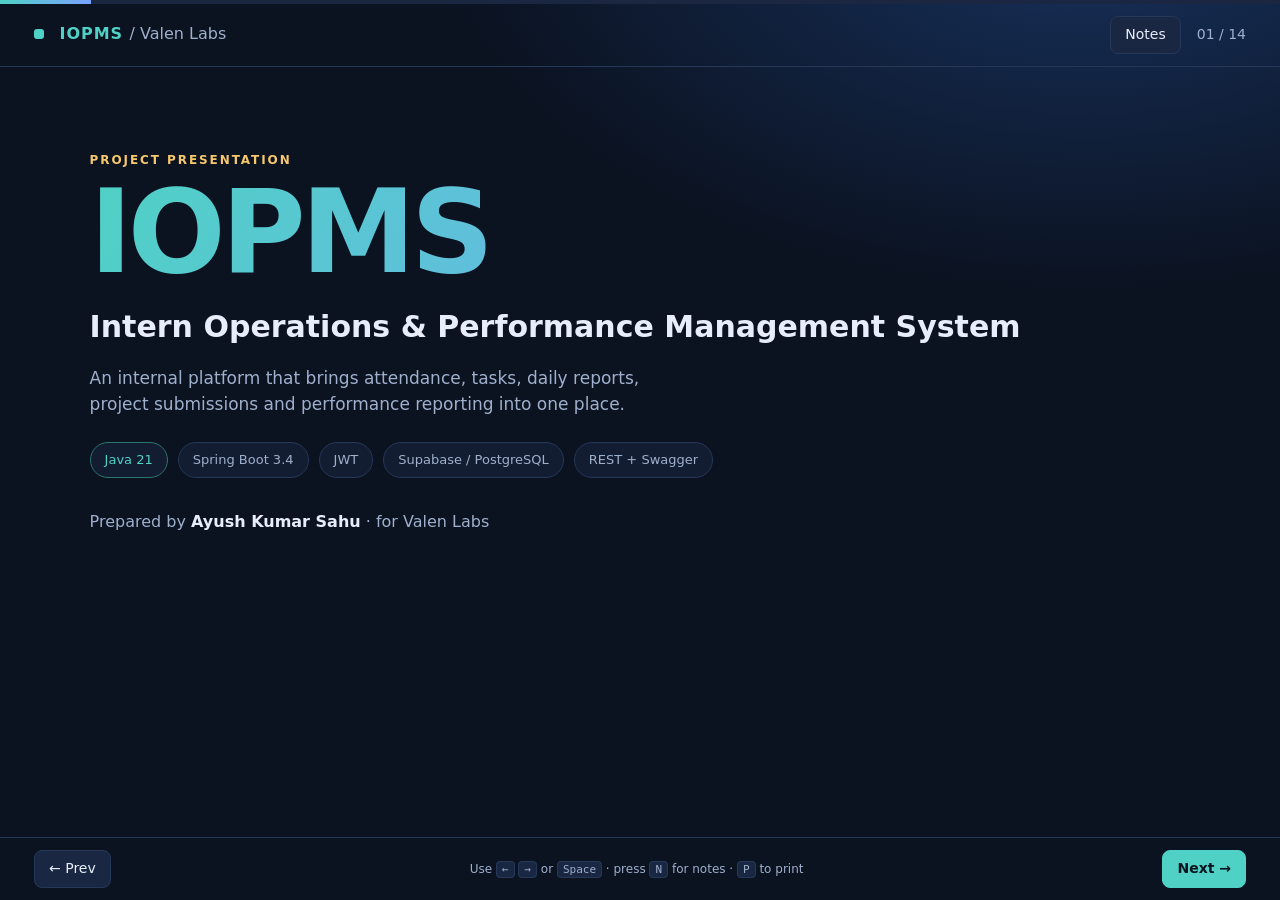
<file: presentation/index.html>
<!DOCTYPE html>
<html lang="en">
<head>
  <meta charset="UTF-8">
  <meta name="viewport" content="width=device-width, initial-scale=1.0">
  <title>IOPMS — Project Presentation</title>
  <link rel="stylesheet" href="style.css">
</head>
<body>
  <div class="progress"><div class="progress-bar" id="progressBar"></div></div>

  <header class="topbar">
    <div class="brand"><span class="brand-mark"></span> IOPMS <span class="brand-sub">/ Valen Labs</span></div>
    <div class="topbar-right">
      <button class="icon-btn" id="notesBtn" title="Toggle speaker notes (N)">Notes</button>
      <span class="counter" id="counter">01 / 14</span>
    </div>
  </header>

  <main class="deck" id="deck">

    <!-- 1 — Cover -->
    <section class="slide active">
      <div class="cover">
        <p class="eyebrow">PROJECT PRESENTATION</p>
        <h1>IOPMS</h1>
        <p class="tagline">Intern Operations &amp; Performance Management System</p>
        <p class="cover-sub">An internal platform that brings attendance, tasks, daily reports,<br>project submissions and performance reporting into one place.</p>
        <div class="cover-chips">
          <span class="chip">Java 21</span><span class="chip">Spring Boot 3.4</span><span class="chip">JWT</span>
          <span class="chip">Supabase / PostgreSQL</span><span class="chip">REST + Swagger</span>
        </div>
        <p class="cover-by">Prepared by <strong>Ayush Kumar Sahu</strong> · for Valen Labs</p>
      </div>
      <aside class="notes"><strong>Opening:</strong> "IOPMS replaces scattered spreadsheets and DMs with one system of record for intern operations. Two roles — admin and intern — with strict rules around attendance and feedback."</aside>
    </section>

    <!-- 2 — Problem -->
    <section class="slide">
      <p class="eyebrow">01 · WHY BUILD IT</p>
      <h2>The problem</h2>
      <div class="grid-2">
        <div class="card"><div class="card-icon">✗</div><h3>Scattered records</h3><p>Attendance in spreadsheets, tasks in chats, reports in email — no single source of truth.</p></div>
        <div class="card"><div class="card-icon">✗</div><h3>Untrusted working hours</h3><p>Manual hour entries can be wrong or disputed; there is no reliable audit trail.</p></div>
        <div class="card"><div class="card-icon">✗</div><h3>No structured feedback</h3><p>Report reviews and deliverable comments are informal and easy to lose.</p></div>
        <div class="card"><div class="card-icon">✗</div><h3>No consolidated view</h3><p>An admin needs one click to see an intern's whole month before evaluation.</p></div>
      </div>
      <div class="callout"><span class="callout-label">GOAL</span> One internal web app: interns self-manage their work, admins track and evaluate it — with rules enforced by the server, not by trust.</div>
      <aside class="notes"><strong>Talking point:</strong> Each pain point maps directly to a module. Emphasise "server-enforced rules" — that's the engineering theme of the project.</aside>
    </section>

    <!-- 3 — Scope -->
    <section class="slide">
      <p class="eyebrow">02 · SCOPE</p>
      <h2>Seven modules, two personas</h2>
      <div class="grid-3 compact">
        <div class="card mini"><span class="tag">A</span><h3>Auth &amp; users</h3><p>Login, roles, intern CRUD, profile</p></div>
        <div class="card mini"><span class="tag">B</span><h3>Attendance</h3><p>Sessions, hours, corrections, audit</p></div>
        <div class="card mini"><span class="tag">C</span><h3>Tasks</h3><p>Assignment, progress, remarks</p></div>
        <div class="card mini"><span class="tag">D</span><h3>Daily reports</h3><p>One per day, review workflow</p></div>
        <div class="card mini"><span class="tag">E</span><h3>Projects</h3><p>Deliverables with version history</p></div>
        <div class="card mini"><span class="tag">F</span><h3>Dashboard</h3><p>Live team counters</p></div>
        <div class="card mini"><span class="tag">G</span><h3>Intern report</h3><p>360° view + CSV export</p></div>
        <div class="card mini highlight"><h3>Admin</h3><p>Manages everything, reviews and reports</p></div>
        <div class="card mini highlight"><h3>Intern</h3><p>Self-service work portal, reads feedback</p></div>
      </div>
      <aside class="notes">Modules A–G came from the assessment brief. The two personas are served by separate UIs but the same backend and JWT.</aside>
    </section>

    <!-- 4 — Stack -->
    <section class="slide">
      <p class="eyebrow">03 · TECHNOLOGY CHOICES</p>
      <h2>What is used — and why</h2>
      <table class="why-table">
        <thead><tr><th>Technology</th><th>Role in the project</th><th>Why this choice</th></tr></thead>
        <tbody>
          <tr><td><strong>Java 21 + Spring Boot 3.4</strong></td><td>Backend, REST APIs</td><td>Industry standard; dependency injection, auto-config, convention over configuration → fast, maintainable development.</td></tr>
          <tr><td><strong>Spring Data JPA / Hibernate</strong></td><td>Persistence layer</td><td>Repository pattern removes boilerplate SQL; same code runs on H2 (dev/tests) and PostgreSQL (Supabase).</td></tr>
          <tr><td><strong>Spring Security + JWT (jjwt)</strong></td><td>Auth &amp; authorization</td><td>Stateless tokens suit a REST API; roles in URL rules <em>and</em> service logic; no server-side session to manage.</td></tr>
          <tr><td><strong>Supabase (PostgreSQL 17)</strong></td><td>Production database</td><td>Managed DB — no server admin; real SQL constraints (unique index, audit table) do the enforcement.</td></tr>
          <tr><td><strong>HTML / CSS / JS</strong></td><td>Two browser panels</td><td>Zero build step, served directly by Spring Boot; keeps focus on backend correctness.</td></tr>
          <tr><td><strong>Maven · Swagger · Postman</strong></td><td>Build · live docs · API testing</td><td>Reproducible builds, self-documenting API, shareable request collection for the assessment.</td></tr>
        </tbody>
      </table>
      <aside class="notes">If asked "why not React?" — no build step, no npm toolchain, and the assessment graded backend depth. If asked "why Supabase?" — managed PostgreSQL with a dashboard to verify data quickly.</aside>
    </section>

    <!-- 5 — Architecture -->
    <section class="slide">
      <p class="eyebrow">04 · ARCHITECTURE</p>
      <h2>Layered, package-per-feature</h2>
      <div class="arch">
        <div class="arch-row"><div class="arch-box browser">Browser — admin.html / intern.html · fetch + Bearer JWT</div></div>
        <div class="arch-arrow">↓</div>
        <div class="arch-row"><div class="arch-box security">SecurityConfig → JwtAuthFilter <span>validates token, sets ROLE_ADMIN / ROLE_INTERN</span></div></div>
        <div class="arch-arrow">↓</div>
        <div class="arch-row"><div class="arch-box">Controllers <span>routing · @Valid · HTTP status codes</span></div></div>
        <div class="arch-arrow">↓</div>
        <div class="arch-row"><div class="arch-box wide">Services <span>business rules · @Transactional · ownership checks</span></div></div>
        <div class="arch-arrow">↓</div>
        <div class="arch-row"><div class="arch-box">Repositories (Spring Data JPA) <span>derived + JPQL queries</span></div></div>
        <div class="arch-arrow">↓</div>
        <div class="arch-row"><div class="arch-box db">Supabase PostgreSQL / H2 <span>DDL constraints enforce invariants</span></div></div>
      </div>
      <p class="footnote">Cross-cutting: <code>GlobalExceptionHandler</code> maps validation → 400, business rules → 400/403/409, unexpected → 500. DTOs are records; enums are stored as VARCHAR.</p>
      <aside class="notes">Point out the one-way dependency: controllers never talk to repositories directly. The service layer is where all business rules live, so they can be unit-tested with Mockito.</aside>
    </section>

    <!-- 6 — Auth -->
    <section class="slide">
      <p class="eyebrow">05 · SECURITY</p>
      <h2>Authentication &amp; authorization</h2>
      <div class="flow">
        <div class="flow-step"><span class="num">1</span><strong>Login</strong><small>email + password</small></div>
        <div class="flow-step"><span class="num">2</span><strong>BCrypt verify</strong><small>hash check, active flag</small></div>
        <div class="flow-step"><span class="num">3</span><strong>JWT issued</strong><small>HS256, role + user id</small></div>
        <div class="flow-step"><span class="num">4</span><strong>Bearer on every call</strong><small>filter validates</small></div>
        <div class="flow-step"><span class="num">5</span><strong>Role checks</strong><small>URL + service layer</small></div>
      </div>
      <div class="grid-2">
        <div class="card"><h3>Two layers of protection</h3><ul>
          <li><code>/api/admin/**</code> → ADMIN only</li>
          <li><code>/api/intern/**</code> → INTERN only</li>
          <li>Intern-scoped queries take the user id <strong>from the token</strong>, never from a request parameter</li>
        </ul></div>
        <div class="card"><h3>Hardening details</h3><ul>
          <li>BCrypt hashes — plaintext passwords never stored</li>
          <li>Deactivated accounts rejected even with a valid token</li>
          <li><code>JWT_SECRET</code> ≥ 32 bytes; fails fast at startup</li>
          <li><code>@Valid</code> on every request body</li>
        </ul></div>
      </div>
      <aside class="notes">Emphasise the ownership rule: an intern cannot read or edit another intern's data by guessing an ID — the backend derives identity from the JWT.</aside>
    </section>

    <!-- 7 — Attendance -->
    <section class="slide">
      <p class="eyebrow">06 · MODULE B (DEEP DIVE)</p>
      <h2>Attendance — rules that cannot be cheated</h2>
      <div class="split">
        <div>
          <div class="card"><h3>The rules</h3><ul>
            <li>Check-in / check-out buttons use the <strong>server clock only</strong> — no client timestamps accepted</li>
            <li><strong>One open session</strong> per intern (service rule + DB partial unique index)</li>
            <li>End without start is rejected</li>
            <li>Minutes computed by the backend; monthly totals + incomplete-session detection</li>
            <li>Admin corrections require a <strong>mandatory reason</strong> and write an append-only audit row</li>
          </ul></div>
        </div>
        <div>
          <div class="card dark-card"><h3>Why it matters</h3><p>Time records are the basis of evaluation and stipend decisions. If interns could post their own timestamps, the data would be worthless in a dispute. The audit table answers "who changed this and why?" later.</p></div>
          <div class="card"><h3>Intern limitations</h3><p>No endpoint exists for an intern to edit hours or history — read-only views, two write actions: <strong>start</strong> and <strong>end</strong>.</p></div>
        </div>
      </div>
      <aside class="notes">This is the most heavily tested module: 5 Mockito unit tests plus e2e coverage of start/end, audited correction (480 minutes), and 403 role isolation. Mention the partial unique index as defence in depth.</aside>
    </section>

    <!-- 8 — Work lifecycle -->
    <section class="slide">
      <p class="eyebrow">07 · MODULES C–E</p>
      <h2>The work lifecycle</h2>
      <div class="grid-3">
        <div class="card"><span class="tag">C</span><h3>Tasks</h3><ul>
          <li>Admin assigns: title, description, assignee, priority, dates</li>
          <li>Intern updates progress 0–100% and status</li>
          <li>Only admin can set <strong>COMPLETED</strong> or <strong>CHANGES_REQUESTED</strong></li>
          <li>Remarks flow both ways</li>
        </ul></div>
        <div class="card"><span class="tag">D</span><h3>Daily reports</h3><ul>
          <li><strong>One per intern per date</strong> — DB unique constraint</li>
          <li>Tasks, work, time split, progress, challenges, plan, links</li>
          <li>Admin approves or requests changes with remarks</li>
          <li>Missing-report listing for a given date</li>
        </ul></div>
        <div class="card"><span class="tag">E</span><h3>Projects</h3><ul>
          <li>Multi-intern assignment, supervisor, timeline</li>
          <li>Deliverable = repo URL + notes</li>
          <li><strong>Automatic version numbers</strong> per (project, intern)</li>
          <li>Every submission keeps review comments</li>
        </ul></div>
      </div>
      <div class="callout"><span class="callout-label">DESIGN RULE</span> Interns can only progress and submit; admins own completion and evaluation.</div>
      <aside class="notes">Version history matters: a "CHANGES_REQUESTED" review doesn't overwrite the old submission — the intern submits v2, and both remain visible with their feedback.</aside>
    </section>

    <!-- 9 — Visibility -->
    <section class="slide">
      <p class="eyebrow">08 · MODULES F–G</p>
      <h2>From raw data to decisions</h2>
      <div class="grid-2">
        <div class="card"><span class="tag">F</span><h3>Admin dashboard</h3><p>Five live sections, all computed server-side:</p>
          <div class="stat-grid">
            <div><strong>Team</strong><span>total · active · completed · working now</span></div>
            <div><strong>Attendance</strong><span>present today · hours · incomplete</span></div>
            <div><strong>Tasks</strong><span>total · completed · pending · overdue</span></div>
            <div><strong>Reports</strong><span>submitted · missing · awaiting · approved</span></div>
            <div><strong>Projects</strong><span>active · completed · pending reviews</span></div>
          </div>
        </div>
        <div class="card"><span class="tag">G</span><h3>Consolidated intern report</h3><p>One endpoint assembles everything for one intern, with a month filter:</p>
          <ol class="numbered">
            <li>Profile &amp; joining details</li>
            <li>Attendance sessions + total hours</li>
            <li>Tasks and progress</li>
            <li>Daily reports + admin feedback</li>
            <li>Project submissions, versions, comments</li>
          </ol>
          <p class="mt"><strong>CSV export</strong> — same data as a download, no extra library.</p>
        </div>
      </div>
      <aside class="notes">The report answers the assessment's "evaluation" requirement. CSV is written by hand with proper escaping — a deliberate choice to avoid a heavyweight export dependency for one format.</aside>
    </section>

    <!-- 10 — Data model -->
    <section class="slide">
      <p class="eyebrow">09 · DATA MODEL</p>
      <h2>Eight tables, constraints doing real work</h2>
      <div class="grid-4">
        <div class="table-card"><strong>users</strong><span>admins + interns, BCrypt hash, role, active flag</span></div>
        <div class="table-card"><strong>attendance</strong><span>sessions, minutes, check-in/out; one open session</span></div>
        <div class="table-card accent"><strong>attendance_audit</strong><span>append-only correction log with reason</span></div>
        <div class="table-card"><strong>tasks</strong><span>assignee, priority, status, progress, remarks</span></div>
        <div class="table-card accent"><strong>daily_reports</strong><span>unique (intern_id, date)</span></div>
        <div class="table-card"><strong>projects</strong><span>supervisor, dates, status</span></div>
        <div class="table-card"><strong>project_interns</strong><span>many-to-many assignment</span></div>
        <div class="table-card"><strong>project_submission</strong><span>versioned repo links + feedback</span></div>
      </div>
      <p class="footnote">Full DDL in <code>schema-postgres.sql</code>. Hibernate <code>ddl-auto=update</code> bootstraps tables on first start; the SQL file is the authoritative human-readable schema.</p>
      <aside class="notes">Call out the two highlighted constraints — they are the invariants of the whole system: one report per day, and every correction recorded.</aside>
    </section>

    <!-- 11 — Supabase -->
    <section class="slide">
      <p class="eyebrow">10 · DATABASE IN PRACTICE</p>
      <h2>Connecting to Supabase</h2>
      <div class="split">
        <div class="card"><h3>How it is configured</h3><ul>
          <li>Four environment variables: <code>DB_URL</code>, <code>DB_USER</code>, <code>DB_PASSWORD</code>, <code>JWT_SECRET</code></li>
          <li><code>run-supabase.ps1</code> sets them and prompts for the password (no secrets in git)</li>
          <li>No <code>dev</code> profile for Supabase — that profile intentionally uses H2</li>
          <li>First boot creates the schema and seeds the admin account</li>
        </ul></div>
        <div class="card warn"><h3>Real-world gotcha we solved</h3><p>Supabase's direct host is <strong>IPv6-only</strong> — unreachable from most home networks (<code>UnknownHostException</code>).</p><p class="mt">Solution: <strong>transaction pooler</strong> — <code>aws-0-ap-northeast-1.pooler.supabase.com:6543</code>, user <code>postgres.&lt;project-ref&gt;</code>, <code>sslmode=require</code>, <code>prepareThreshold=0</code>.</p></div>
      </div>
      <aside class="notes">Good interviewer talking point: this wasn't in the brief — it came from actually running the app. Trial-and-error across regions (Mumbai, Singapore) before Tokyo worked.</aside>
    </section>

    <!-- 12 — Testing -->
    <section class="slide">
      <p class="eyebrow">11 · QUALITY</p>
      <h2>15 tests, green</h2>
      <div class="grid-2">
        <div class="card"><span class="tag">UNIT</span><h3>AttendanceServiceTest — 5 tests (Mockito)</h3><ul>
          <li>one open session</li><li>end-without-start rejected</li><li>server-side hour computation</li><li>correction recompute + audit row</li><li>invalid correction rejected</li>
        </ul></div>
        <div class="card"><span class="tag">E2E</span><h3>AppFlowTest — 10 tests (HTTP + H2)</h3><ul>
          <li>admin login → create intern → role isolation (401/403)</li><li>attendance rules + audited 480-min correction</li><li>task progress rules</li><li>one report per day (409) + review</li><li>versioned submissions + dashboard + CSV report</li>
        </ul></div>
      </div>
      <div class="callout"><span class="callout-label">ALSO VERIFIED</span> Both panels clicked through in a real browser: intern creation, check-in/check-out cycle, progress update, report + deliverable submission, admin feedback flowing back to the intern, zero console errors.</div>
      <aside class="notes">Tests caught two real bugs during development: a missing save() in intern creation, and a lazy-initialisation crash when listing projects with assignees. Both fixed and covered by regression assertions.</aside>
    </section>

    <!-- 13 — Demo -->
    <section class="slide">
      <p class="eyebrow">12 · LIVE DEMO</p>
      <h2>How to run it</h2>
      <div class="grid-2">
        <div class="card"><h3>Start</h3>
          <pre><code># local, no setup (H2)
mvn spring-boot:run "-Dspring-boot.run.profiles=dev"

# against Supabase
.\run-supabase.ps1</code></pre>
          <p class="footnote">Then open <strong>http://localhost:8080</strong> · Swagger at <code>/swagger-ui.html</code></p>
        </div>
        <div class="card"><h3>Logins</h3>
          <table class="demo-table"><thead><tr><th>Panel</th><th>Email</th><th>Password</th></tr></thead><tbody>
            <tr><td>Admin</td><td>admin@valenlabs.com</td><td>Admin@123</td></tr>
            <tr><td>Intern</td><td>ayush@valenlabs.com</td><td>Intern@123</td></tr>
          </tbody></table>
          <p class="mt">One login page → routed by role. Demo intern is created from the admin's <strong>Interns</strong> tab on a fresh database.</p>
        </div>
      </div>
      <p class="footnote mt">Source: <code>github.com/Ayush0G/iopms</code> · schema, Postman collection, architecture doc and screenshots all in the repo.</p>
      <aside class="notes">If time permits, demo in this order: admin dashboard → create intern → logout → intern check-in → submit report → logout → admin approves with remarks → intern sees feedback.</aside>
    </section>

    <!-- 14 — Wrap -->
    <section class="slide">
      <p class="eyebrow">13 · WRAP-UP</p>
      <h2>Honest limitations &amp; next steps</h2>
      <div class="grid-2">
        <div class="card"><h3>Deliberately out of scope</h3><ul>
          <li>PDF export — CSV implemented instead (no extra dependency)</li>
          <li>File attachments — repo/link field on reports and submissions</li>
          <li>Walkthrough video — to be recorded separately</li>
        </ul></div>
        <div class="card"><h3>What I would add next</h3><ul>
          <li>Refresh tokens + password reset flow</li>
          <li>Pagination and search on all lists</li>
          <li>Email notifications on reviews</li>
          <li>Flyway migrations instead of <code>ddl-auto=update</code></li>
        </ul></div>
      </div>
      <div class="thanks">Thank you — questions?</div>
      <aside class="notes">Close by tying back to the goal: every rule in the brief is enforced in code, not just in the UI. The system is running end-to-end on Supabase with 14 passing tests.</aside>
    </section>

  </main>

  <footer class="controls">
    <button id="prevBtn" class="nav-btn" aria-label="Previous slide">← Prev</button>
    <span class="hint">Use <kbd>←</kbd> <kbd>→</kbd> or <kbd>Space</kbd> · press <kbd>N</kbd> for notes · <kbd>P</kbd> to print</span>
    <button id="nextBtn" class="nav-btn primary" aria-label="Next slide">Next →</button>
  </footer>

  <script src="presentation.js"></script>
</body>
</html>
</file>
<file: presentation/style.css>
/* IOPMS presentation — self-contained, no external assets */
:root {
  --bg: #0b1220;
  --panel: #131d31;
  --panel-2: #1a2742;
  --line: #263858;
  --text: #e8eef9;
  --muted: #9fb0cd;
  --accent: #4fd1c5;
  --accent-2: #f6c86b;
  --accent-3: #7aa2ff;
  --radius: 14px;
}

* { box-sizing: border-box; }
html, body { height: 100%; }
body {
  margin: 0;
  background: radial-gradient(1200px 700px at 85% -10%, #17325e 0%, transparent 55%), var(--bg);
  color: var(--text);
  font: 16px/1.55 "Segoe UI", system-ui, -apple-system, Roboto, sans-serif;
  display: flex;
  flex-direction: column;
  overflow: hidden;
}

/* chrome */
.progress { height: 4px; background: #1b2740; flex: none; }
.progress-bar { height: 100%; width: 7.14%; background: linear-gradient(90deg, var(--accent), var(--accent-3)); transition: width .25s ease; }
.topbar {
  display: flex; align-items: center; justify-content: space-between;
  padding: 12px 34px; border-bottom: 1px solid var(--line); flex: none;
}
.brand { font-weight: 800; letter-spacing: .06em; color: var(--accent); }
.brand-mark { display: inline-block; width: 10px; height: 10px; border-radius: 3px; background: var(--accent); margin-right: 9px; }
.brand-sub { color: var(--muted); font-weight: 500; letter-spacing: 0; }
.topbar-right { display: flex; align-items: center; gap: 16px; }
.counter { font-variant-numeric: tabular-nums; color: var(--muted); font-size: 14px; }
.icon-btn, .nav-btn {
  background: var(--panel-2); color: var(--text); border: 1px solid var(--line);
  border-radius: 8px; padding: 7px 14px; cursor: pointer; font: inherit; font-size: 14px;
}
.icon-btn:hover, .nav-btn:hover { border-color: var(--accent); }
.icon-btn.on { background: var(--accent); color: #07131f; border-color: var(--accent); }

/* deck */
.deck { flex: 1; position: relative; min-height: 0; }
.slide {
  position: absolute; inset: 0; overflow-y: auto;
  padding: 30px 7vw 40px; display: none;
  opacity: 0; transform: translateY(12px); transition: opacity .22s ease, transform .22s ease;
}
.slide.active { display: block; opacity: 1; transform: none; }
.slide::-webkit-scrollbar { width: 8px; }
.slide::-webkit-scrollbar-thumb { background: var(--line); border-radius: 8px; }

h1 { font-size: clamp(56px, 9vw, 116px); margin: 4px 0 0; line-height: 1; letter-spacing: -.04em;
     background: linear-gradient(120deg, var(--accent), var(--accent-3)); -webkit-background-clip: text; background-clip: text; color: transparent; }
h2 { font-size: clamp(26px, 3.4vw, 42px); margin: 4px 0 22px; letter-spacing: -.02em; }
h3 { font-size: 17px; margin: 0 0 9px; color: var(--text); }
p { margin: 0 0 10px; color: var(--muted); }
.eyebrow { color: var(--accent-2); font-weight: 700; letter-spacing: .16em; font-size: 12px; text-transform: uppercase; margin-bottom: 6px; }
.tagline { font-size: clamp(20px, 2.6vw, 30px); color: var(--text); font-weight: 600; margin: 14px 0; }
.cover { padding-top: clamp(20px, 6vh, 80px); }
.cover-sub { max-width: 720px; font-size: 17px; }
.cover-by { margin-top: 32px; color: var(--muted); }
.cover-by strong { color: var(--text); }
.cover-chips { display: flex; flex-wrap: wrap; gap: 10px; margin: 24px 0 8px; }
.chip { border: 1px solid var(--line); background: var(--panel); border-radius: 999px; padding: 7px 14px; font-size: 13px; color: var(--muted); }
.chip:first-child { color: var(--accent); border-color: #2c756e; }

/* grids and cards */
.grid-2 { display: grid; grid-template-columns: repeat(2, minmax(0,1fr)); gap: 16px; }
.grid-3 { display: grid; grid-template-columns: repeat(3, minmax(0,1fr)); gap: 16px; }
.grid-4 { display: grid; grid-template-columns: repeat(4, minmax(0,1fr)); gap: 12px; }
.grid-3.compact { gap: 12px; }
.grid-3.compact .card { padding: 14px 16px; }
@media (max-width: 950px) { .grid-3, .grid-4 { grid-template-columns: repeat(2, minmax(0,1fr)); } }
@media (max-width: 700px) { .grid-2, .grid-3, .grid-4 { grid-template-columns: 1fr; } }
.card {
  background: linear-gradient(160deg, var(--panel), #111a2c);
  border: 1px solid var(--line); border-radius: var(--radius);
  padding: 18px 20px; position: relative;
}
.card.mini { padding: 14px 16px; }
.card.highlight { border-color: #2c756e; background: linear-gradient(160deg, #12353a, #111a2c); }
.card-icon { font-size: 22px; color: var(--accent-2); margin-bottom: 6px; }
.card ul, .card ol { margin: 0; padding-left: 20px; color: var(--muted); }
.card li { margin-bottom: 6px; }
.card li::marker { color: var(--accent); }
.tag {
  display: inline-flex; align-items: center; justify-content: center;
  width: 26px; height: 26px; border-radius: 7px; font-size: 12px; font-weight: 800;
  background: #173f57; color: var(--accent); margin-bottom: 8px;
}
.dark-card { border-color: #3a5a87; background: linear-gradient(160deg, #16294a, #111a2c); }
.warn { border-color: #8a6a2a; background: linear-gradient(160deg, #352b17, #111a2c); }
.warn h3 { color: var(--accent-2); }
.split { display: grid; grid-template-columns: 1fr 1fr; gap: 16px; }
@media (max-width: 800px) { .split { grid-template-columns: 1fr; } }
.callout {
  margin-top: 18px; padding: 14px 18px; border-radius: 10px;
  background: #122b3d; border-left: 4px solid var(--accent); color: var(--text);
}
.callout-label { color: var(--accent); font-size: 12px; font-weight: 800; letter-spacing: .12em; margin-right: 12px; }
.footnote { font-size: 13px; color: var(--muted); }
.mt { margin-top: 14px; }
code { background: #0c1729; border: 1px solid var(--line); border-radius: 5px; padding: 1px 6px; font-size: .9em; color: var(--accent-2); }

/* tables */
table { width: 100%; border-collapse: collapse; font-size: 14px; }
th { text-align: left; color: var(--accent); font-size: 12px; letter-spacing: .08em; text-transform: uppercase;
     border-bottom: 1px solid var(--line); padding: 9px 10px; }
td { padding: 9px 10px; border-bottom: 1px solid #1b2942; color: var(--muted); vertical-align: top; }
td strong { color: var(--text); }
tr:last-child td { border-bottom: none; }
.why-table td:nth-child(3) { color: #b9c9e3; }
.demo-table td { font-size: 13px; }
pre { background: #0c1729; border: 1px solid var(--line); border-radius: 10px; padding: 14px; overflow-x: auto; margin: 0; }
pre code { background: none; border: none; padding: 0; color: #cfe8ff; font-size: 13px; line-height: 1.7; }

/* architecture diagram */
.arch { display: flex; flex-direction: column; align-items: center; gap: 2px; }
.arch-row { width: 100%; display: flex; justify-content: center; }
.arch-box {
  background: var(--panel); border: 1px solid var(--line); border-radius: 10px;
  padding: 10px 18px; min-width: 58%; text-align: center; font-size: 15px;
}
.arch-box span { color: var(--muted); font-size: 12px; margin-left: 8px; }
.arch-box.wide { min-width: 70%; border-color: #2c756e; }
.arch-box.browser { border-color: var(--accent-3); color: var(--accent-3); }
.arch-box.security { border-color: var(--accent-2); color: var(--accent-2); }
.arch-box.db { border-color: var(--accent); color: var(--accent); }
.arch-arrow { color: var(--accent); font-size: 18px; line-height: 1.1; }

/* flow steps */
.flow { display: flex; gap: 8px; margin-bottom: 18px; }
.flow-step {
  flex: 1; background: var(--panel); border: 1px solid var(--line); border-radius: 10px;
  padding: 12px 10px; text-align: center; min-width: 0;
}
.flow-step .num { display: block; color: var(--accent); font-size: 12px; font-weight: 800; margin-bottom: 4px; }
.flow-step strong { display: block; font-size: 14px; }
.flow-step small { color: var(--muted); font-size: 11px; }
@media (max-width: 800px) { .flow { flex-wrap: wrap; } .flow-step { flex: 1 1 30%; } }

/* misc */
.stat-grid { display: grid; grid-template-columns: 1fr 1fr; gap: 8px; }
.stat-grid > div { background: #0e1a2d; border-radius: 8px; padding: 8px 10px; }
.stat-grid strong { display: block; color: var(--accent-3); font-size: 13px; }
.stat-grid span { font-size: 11px; color: var(--muted); }
.numbered { color: var(--muted); padding-left: 20px; }
.table-card { background: var(--panel); border: 1px solid var(--line); border-radius: 10px; padding: 12px 14px; }
.table-card strong { display: block; color: var(--accent-3); font-size: 14px; margin-bottom: 4px; }
.table-card span { font-size: 12px; color: var(--muted); }
.table-card.accent { border-color: #8a6a2a; }
.table-card.accent strong { color: var(--accent-2); }
.thanks { margin-top: 26px; font-size: clamp(22px, 3vw, 34px); font-weight: 800; color: var(--accent); }

/* speaker notes */
.notes {
  display: none; margin-top: 18px; padding: 12px 16px; border-radius: 10px;
  background: #2a2413; border: 1px solid #8a6a2a; color: #f0dfb5; font-size: 14px;
}
body.show-notes .notes { display: block; }

/* controls */
.controls {
  display: flex; justify-content: space-between; align-items: center; gap: 12px;
  padding: 12px 34px; border-top: 1px solid var(--line); flex: none;
}
.nav-btn.primary { background: var(--accent); color: #07131f; border-color: var(--accent); font-weight: 700; }
.hint { color: var(--muted); font-size: 12px; text-align: center; }
kbd { background: var(--panel-2); border: 1px solid var(--line); border-radius: 4px; padding: 1px 5px; font-size: 11px; }

/* print / save as PDF: all slides, no chrome */
@media print {
  @page { size: landscape; margin: 12mm; }
  body { display: block; overflow: visible; background: #fff; color: #111; }
  .progress, .topbar, .controls { display: none; }
  .deck { display: block; }
  .slide { position: relative; display: block !important; opacity: 1; transform: none;
           page-break-after: always; break-after: page; padding: 0 0 20px; overflow: visible; }
  .card, .arch-box, .flow-step, .table-card, .callout, .notes { background: #fff !important; border-color: #bbb !important; color: #222 !important; }
  h1, h2, h3, p, td, th, .stat-grid strong, .table-card strong, .flow-step strong { color: #111 !important; }
  .notes { display: block !important; font-size: 10px; }
}
</file>
